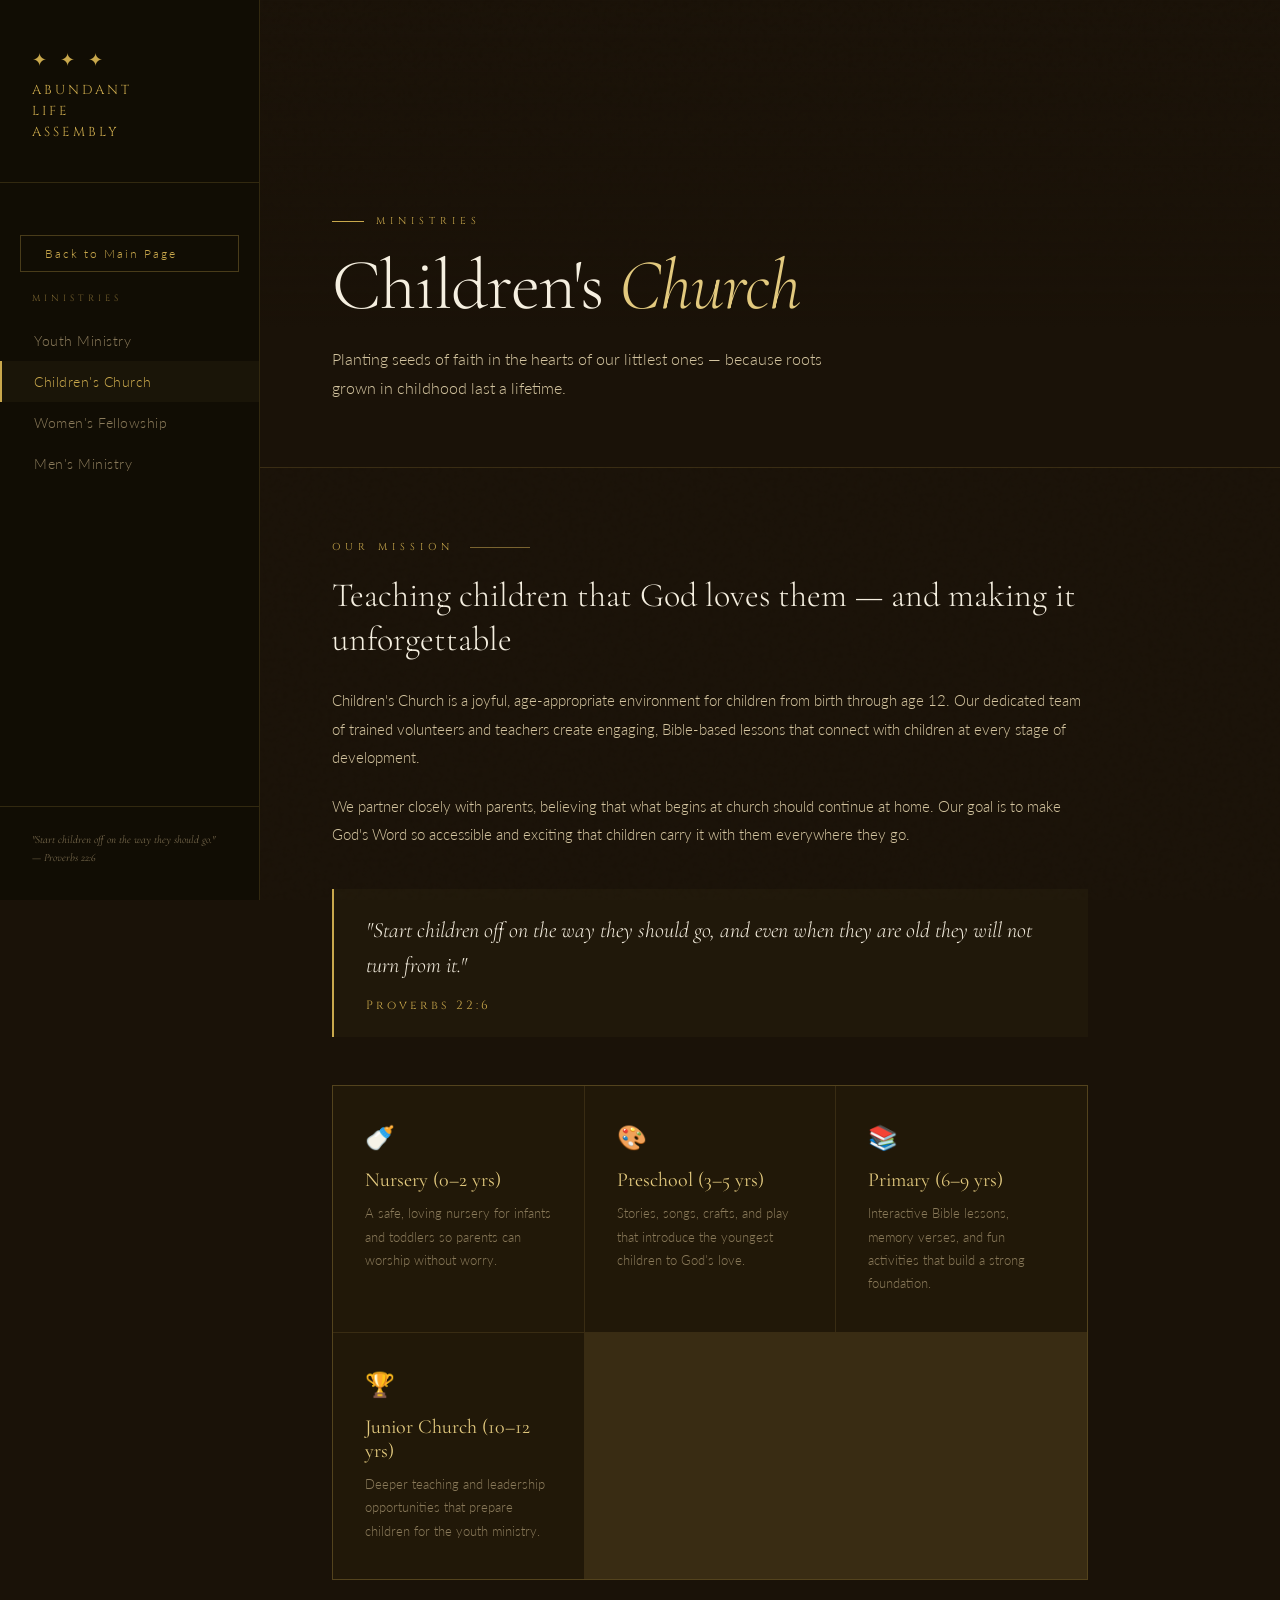
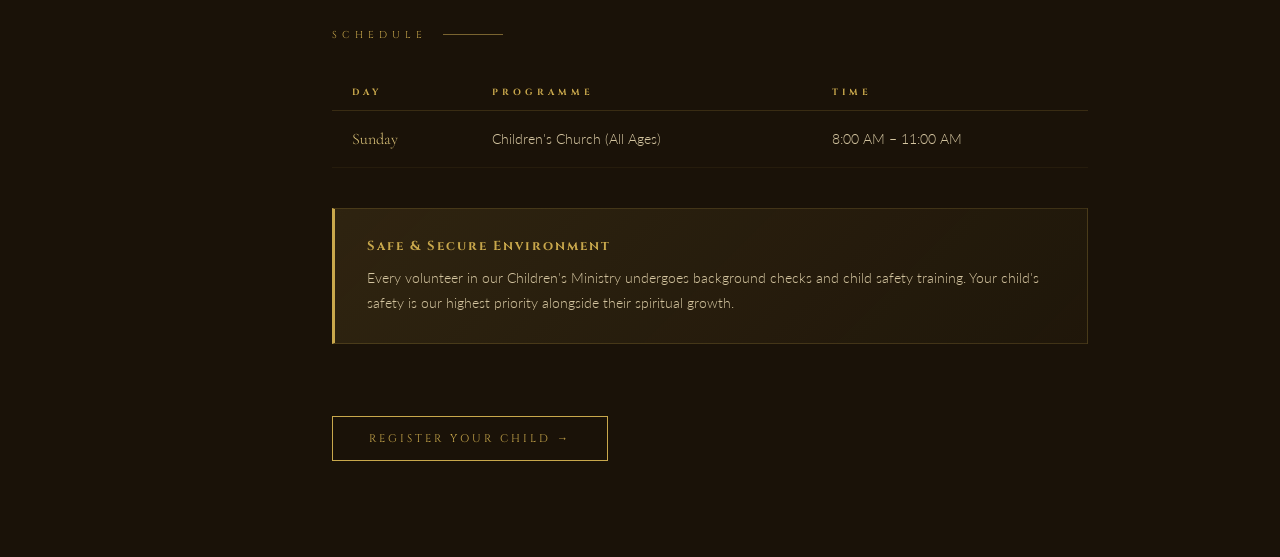
<file: children.html>
<!DOCTYPE html>
<html lang="en">
<head>
<meta charset="UTF-8">
<meta name="viewport" content="width=device-width, initial-scale=1.0">
<title>Children's Church – Grace Community Church</title>
<link rel="stylesheet" href="./css/styles.css">
</head>
<body>
<nav>
  <div class="nav-logo">
    <span class="cross">✦ ✦ ✦</span>
    <h2>Abundant<br>Life<br>Assembly</h2>
  </div>
    <a href="../index.html" class="back-btn">Back to Main Page</a>
  <div class="nav-section-label">Ministries</div>
  <a href="youth.html">Youth Ministry</a>
  <a href="children.html" class="active">Children's Church</a>
  <a href="women.html">Women's Fellowship</a>
  <a href="men.html">Men's Ministry</a>
  <div class="nav-bottom">
    <p>"Start children off on the way they should go."<br>— Proverbs 22:6</p>
  </div>
</nav>

<main>
  <div class="hero">
    <div class="hero-bg" style="background-image: url('https://images.unsplash.com/photo-1503454537195-1dcabb73ffb9?w=1400');"></div>
    <div class="hero-gradient"></div>
    <div class="hero-content">
      <div class="hero-tag">Ministries</div>
      <h1>Children's <em>Church</em></h1>
      <p>Planting seeds of faith in the hearts of our littlest ones — because roots grown in childhood last a lifetime.</p>
    </div>
  </div>

  <div class="content-body">
    <div class="section-title">Our Mission</div>
    <h2>Teaching children that God loves them — and making it unforgettable</h2>
    <p>Children's Church is a joyful, age-appropriate environment for children from birth through age 12. Our dedicated team of trained volunteers and teachers create engaging, Bible-based lessons that connect with children at every stage of development.</p>
    <p>We partner closely with parents, believing that what begins at church should continue at home. Our goal is to make God's Word so accessible and exciting that children carry it with them everywhere they go.</p>

    <div class="scripture">
      <p>"Start children off on the way they should go, and even when they are old they will not turn from it."</p>
      <cite>Proverbs 22:6</cite>
    </div>

    <div class="card-grid">
      <div class="card"><span class="card-icon">🍼</span><h3>Nursery (0–2 yrs)</h3><p>A safe, loving nursery for infants and toddlers so parents can worship without worry.</p></div>
      <div class="card"><span class="card-icon">🎨</span><h3>Preschool (3–5 yrs)</h3><p>Stories, songs, crafts, and play that introduce the youngest children to God's love.</p></div>
      <div class="card"><span class="card-icon">📚</span><h3>Primary (6–9 yrs)</h3><p>Interactive Bible lessons, memory verses, and fun activities that build a strong foundation.</p></div>
      <div class="card"><span class="card-icon">🏆</span><h3>Junior Church (10–12 yrs)</h3><p>Deeper teaching and leadership opportunities that prepare children for the youth ministry.</p></div>
    </div>

    <div class="section-title">Schedule</div>
    <table class="schedule">
      <tr><th>Day</th><th>Programme</th><th>Time</th></tr>
      <tr><td>Sunday</td><td>Children's Church (All Ages)</td><td>8:00 AM – 11:00 AM</td></tr>
    </table>

    <div class="highlight-strip">
      <h3>Safe &amp; Secure Environment</h3>
      <p>Every volunteer in our Children's Ministry undergoes background checks and child safety training. Your child's safety is our highest priority alongside their spiritual growth.</p>
    </div>

    <a href="#" class="cta-btn">Register Your Child →</a>
  </div>
</main>
</body>
</html>
</file>
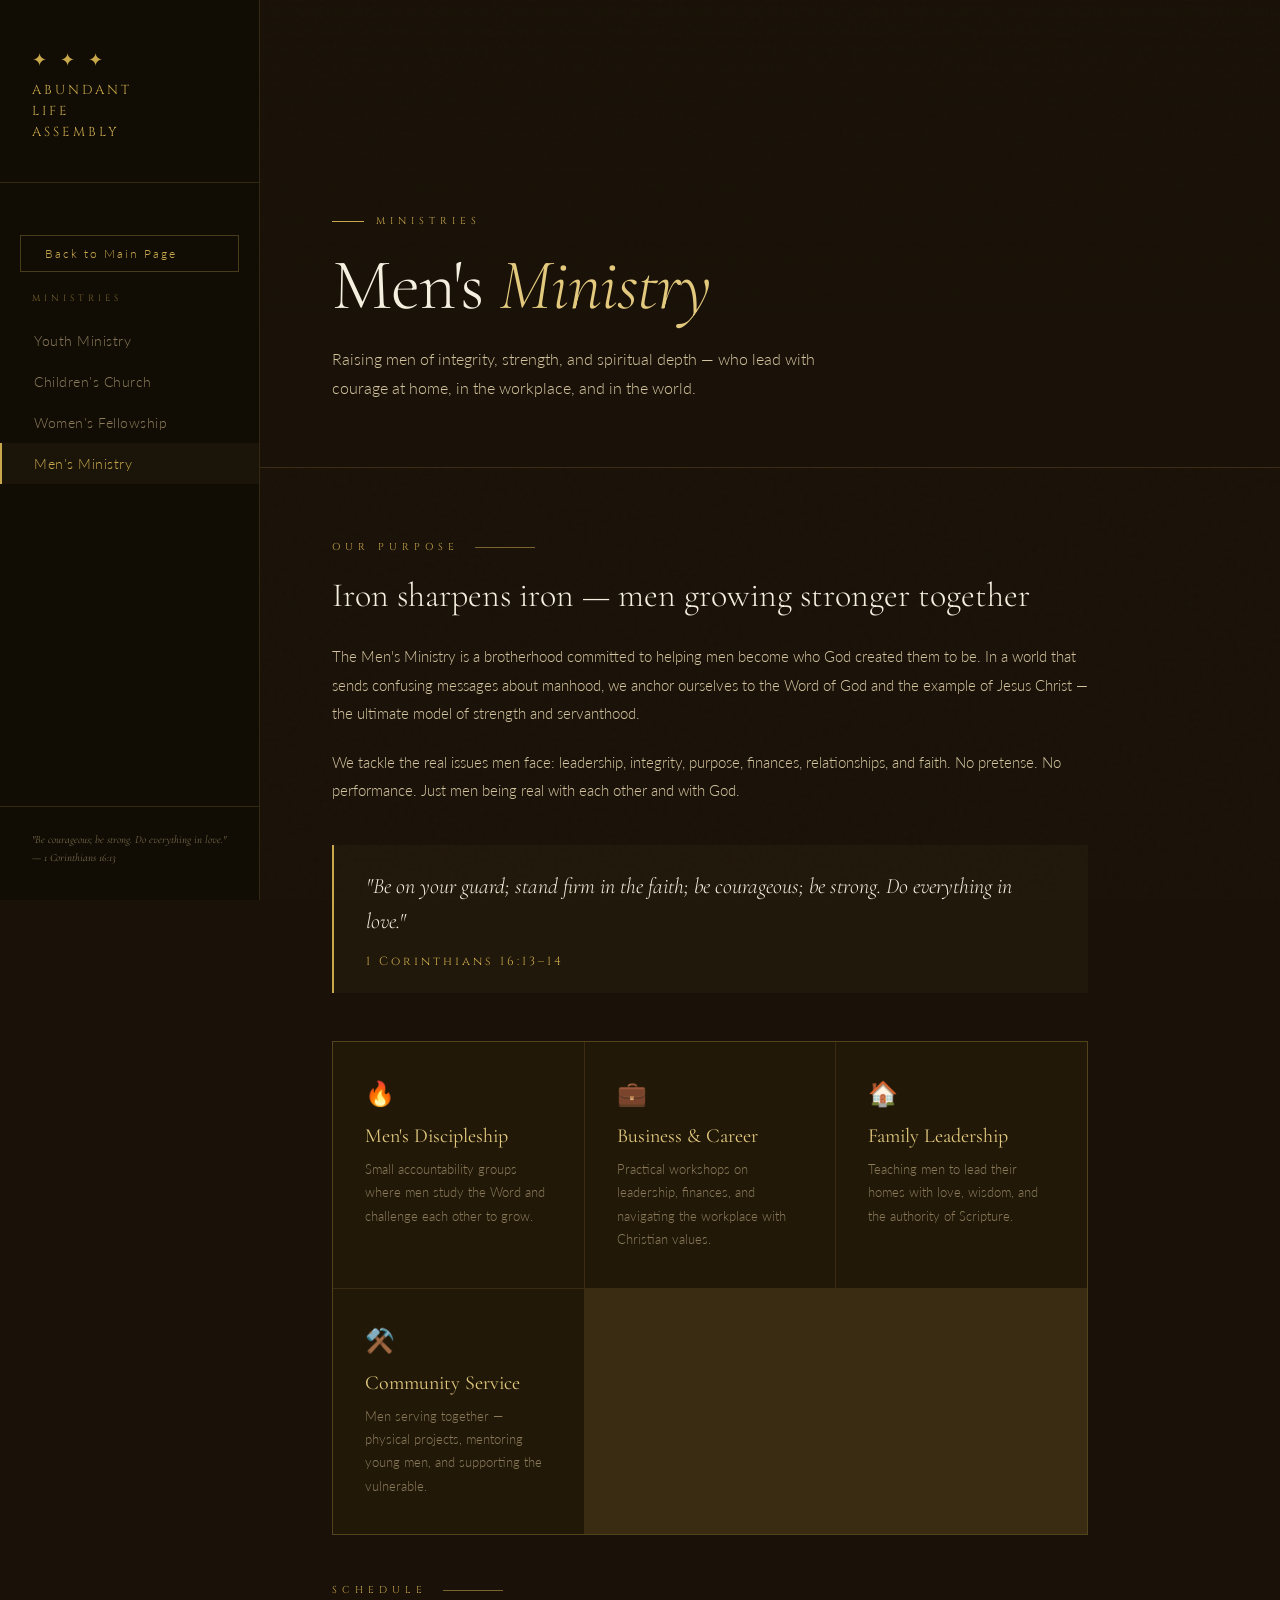
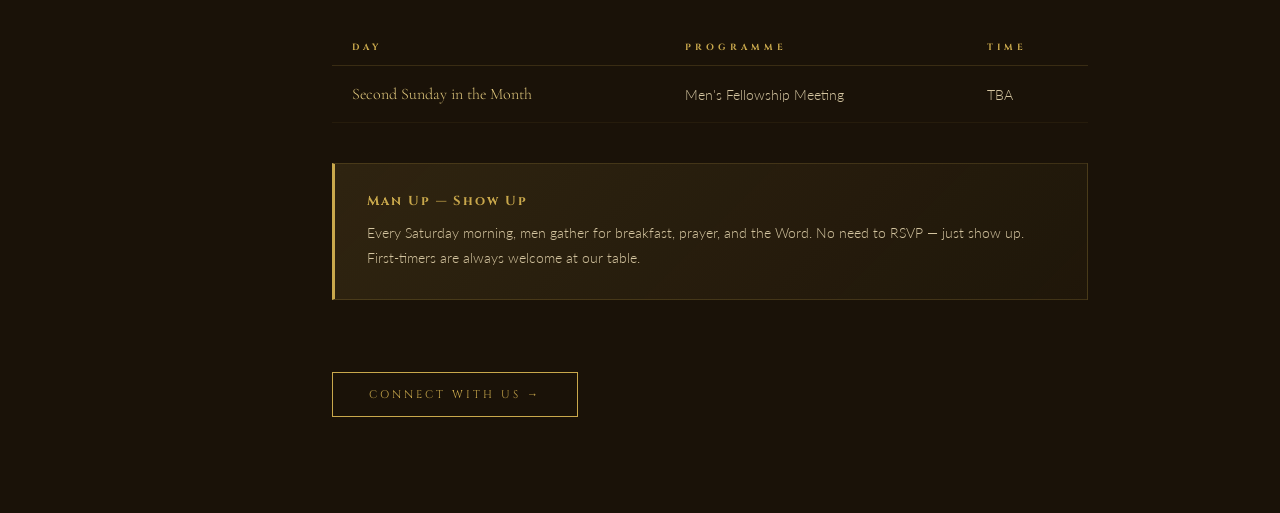
<file: men.html>
<!DOCTYPE html>
<html lang="en">
<head>
<meta charset="UTF-8">
<meta name="viewport" content="width=device-width, initial-scale=1.0">
<title>Men's Ministry – Abundant Life Assembly</title>
<link rel="stylesheet" href="./css/styles.css">
</head>
<body>
<nav>
  <div class="nav-logo">
    <span class="cross">✦ ✦ ✦</span>
    <h2>Abundant<br>Life<br>Assembly</h2>
  </div>
      <a href="index.html" class="back-btn">Back to Main Page</a>
  <div class="nav-section-label">Ministries</div>
  <a href="youth.html">Youth Ministry</a>
  <a href="children.html">Children's Church</a>
  <a href="women.html">Women's Fellowship</a>
  <a href="men.html" class="active">Men's Ministry</a>
  <div class="nav-bottom">
    <p>"Be courageous; be strong. Do everything in love."<br>— 1 Corinthians 16:13</p>
  </div>
</nav>
<main>
  <div class="hero">
    <div class="hero-bg" style="background-image: url('https://images.unsplash.com/photo-1511632765486-a01980e01a18?w=1400');"></div>
    <div class="hero-gradient"></div>
    <div class="hero-content">
      <div class="hero-tag">Ministries</div>
      <h1>Men's <em>Ministry</em></h1>
      <p>Raising men of integrity, strength, and spiritual depth — who lead with courage at home, in the workplace, and in the world.</p>
    </div>
  </div>

  <div class="content-body">
    <div class="section-title">Our Purpose</div>
    <h2>Iron sharpens iron — men growing stronger together</h2>
    <p>The Men's Ministry is a brotherhood committed to helping men become who God created them to be. In a world that sends confusing messages about manhood, we anchor ourselves to the Word of God and the example of Jesus Christ — the ultimate model of strength and servanthood.</p>
    <p>We tackle the real issues men face: leadership, integrity, purpose, finances, relationships, and faith. No pretense. No performance. Just men being real with each other and with God.</p>

    <div class="scripture">
      <p>"Be on your guard; stand firm in the faith; be courageous; be strong. Do everything in love."</p>
      <cite>1 Corinthians 16:13–14</cite>
    </div>

    <div class="card-grid">
      <div class="card"><span class="card-icon">🔥</span><h3>Men's Discipleship</h3><p>Small accountability groups where men study the Word and challenge each other to grow.</p></div>
      <div class="card"><span class="card-icon">💼</span><h3>Business &amp; Career</h3><p>Practical workshops on leadership, finances, and navigating the workplace with Christian values.</p></div>
      <div class="card"><span class="card-icon">🏠</span><h3>Family Leadership</h3><p>Teaching men to lead their homes with love, wisdom, and the authority of Scripture.</p></div>
      <div class="card"><span class="card-icon">⚒️</span><h3>Community Service</h3><p>Men serving together — physical projects, mentoring young men, and supporting the vulnerable.</p></div>
    </div>

    <div class="section-title">Schedule</div>
    <table class="schedule">
      <tr><th>Day</th><th>Programme</th><th>Time</th></tr>
      <tr><td>Second Sunday in the Month</td><td>Men's Fellowship Meeting</td><td>TBA</td></tr>
    </table>

    <div class="highlight-strip">
      <h3>Man Up — Show Up</h3>
      <p>Every Saturday morning, men gather for breakfast, prayer, and the Word. No need to RSVP — just show up. First-timers are always welcome at our table.</p>
    </div>

    <a href="#" class="cta-btn">Connect With Us →</a>
  </div>
</main>
</body>
</html>
</file>
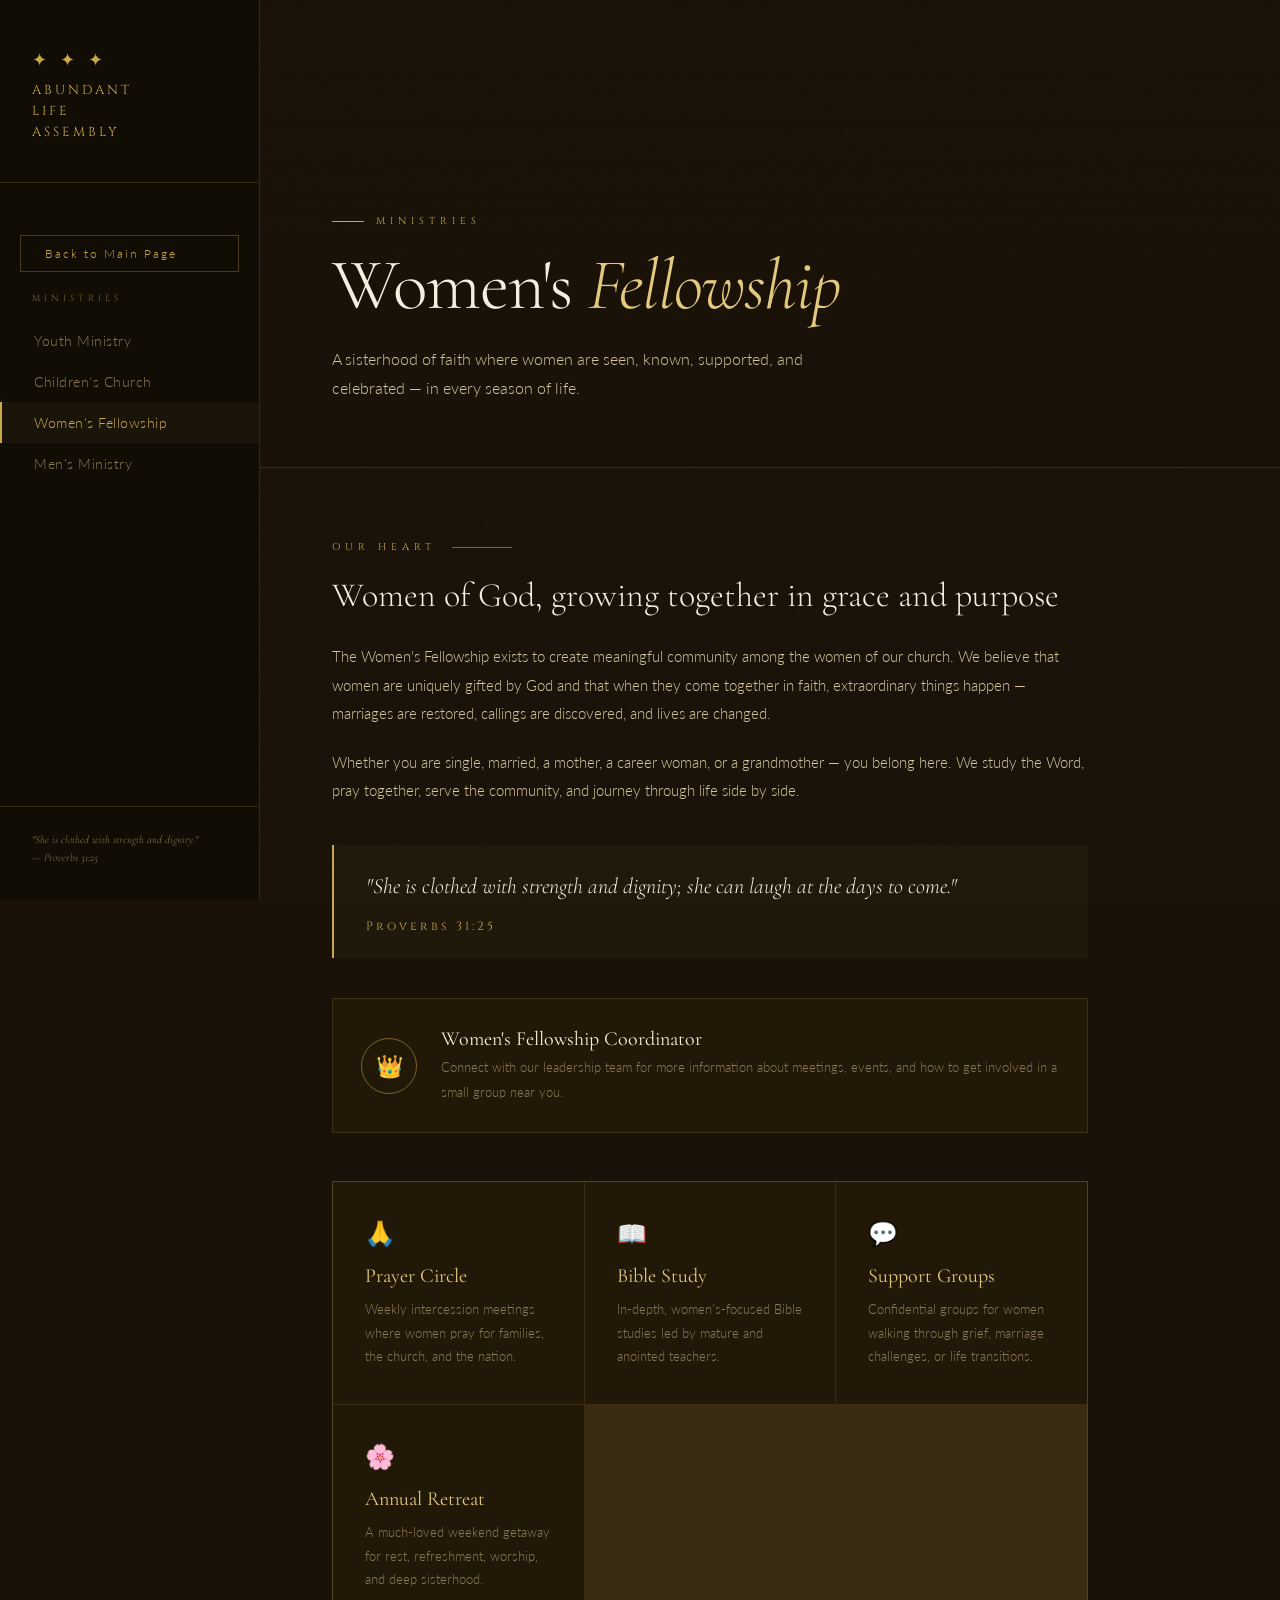
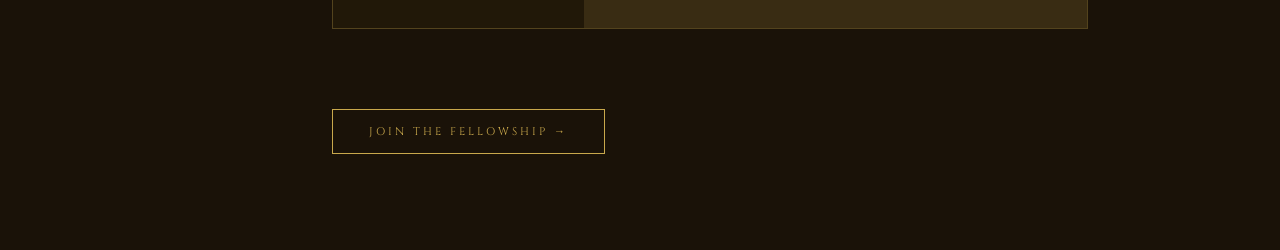
<file: women.html>
<!DOCTYPE html>
<html lang="en">
<head>
<meta charset="UTF-8">
<meta name="viewport" content="width=device-width, initial-scale=1.0">
<title>Women's Fellowship – Abundant Life Assembly</title>
<link rel="stylesheet" href="./css/styles.css">
</head>
<body>
<nav>
  <div class="nav-logo">
    <span class="cross">✦ ✦ ✦</span>
     <h2>Abundant<br>Life<br>Assembly</h2>
  </div>
      <a href="index.html" class="back-btn">Back to Main Page</a>
  <div class="nav-section-label">Ministries</div>
  <a href="youth.html">Youth Ministry</a>
  <a href="children.html">Children's Church</a>
  <a href="women.html" class="active">Women's Fellowship</a>
  <a href="men.html">Men's Ministry</a>
  <div class="nav-bottom">
    <p>"She is clothed with strength and dignity."<br>— Proverbs 31:25</p>
  </div>
</nav>

<main>
  <div class="hero">
    <div class="hero-bg" style="background-image: url('https://images.unsplash.com/photo-1573496359142-b8d87734a5a2?w=1400'); background-position: top;"></div>
    <div class="hero-gradient"></div>
    <div class="hero-content">
      <div class="hero-tag">Ministries</div>
      <h1>Women's <em>Fellowship</em></h1>
      <p>A sisterhood of faith where women are seen, known, supported, and celebrated — in every season of life.</p>
    </div>
  </div>

  <div class="content-body">
    <div class="section-title">Our Heart</div>
    <h2>Women of God, growing together in grace and purpose</h2>
    <p>The Women's Fellowship exists to create meaningful community among the women of our church. We believe that women are uniquely gifted by God and that when they come together in faith, extraordinary things happen — marriages are restored, callings are discovered, and lives are changed.</p>
    <p>Whether you are single, married, a mother, a career woman, or a grandmother — you belong here. We study the Word, pray together, serve the community, and journey through life side by side.</p>

    <div class="scripture">
      <p>"She is clothed with strength and dignity; she can laugh at the days to come."</p>
      <cite>Proverbs 31:25</cite>
    </div>

    <div class="leader-card">
      <div class="leader-icon">👑</div>
      <div>
        <h4>Women's Fellowship Coordinator</h4>
        <p>Connect with our leadership team for more information about meetings, events, and how to get involved in a small group near you.</p>
      </div>
    </div>

    <div class="card-grid">
      <div class="card"><span class="card-icon">🙏</span><h3>Prayer Circle</h3><p>Weekly intercession meetings where women pray for families, the church, and the nation.</p></div>
      <div class="card"><span class="card-icon">📖</span><h3>Bible Study</h3><p>In-depth, women's-focused Bible studies led by mature and anointed teachers.</p></div>
      <div class="card"><span class="card-icon">💬</span><h3>Support Groups</h3><p>Confidential groups for women walking through grief, marriage challenges, or life transitions.</p></div>
      <div class="card"><span class="card-icon">🌸</span><h3>Annual Retreat</h3><p>A much-loved weekend getaway for rest, refreshment, worship, and deep sisterhood.</p></div>
    </div>

    <!-- <div class="section-title">Schedule</div>
    <table class="schedule">
      <tr><th>Day</th><th>Programme</th><th>Time</th></tr>
      <tr><td>Tuesday</td><td>Morning Prayer Meeting</td><td>6:00 AM – 7:30 AM</td></tr>
      <tr><td>Thursday</td><td>Bible Study &amp; Fellowship</td><td>5:00 PM – 7:00 PM</td></tr>
      <tr><td>1st Saturday</td><td>Women's General Meeting</td><td>9:00 AM – 12:00 PM</td></tr>
    </table> -->

    <a href="#" class="cta-btn">Join the Fellowship →</a>
  </div>
</main>
</body>
</html>
</file>
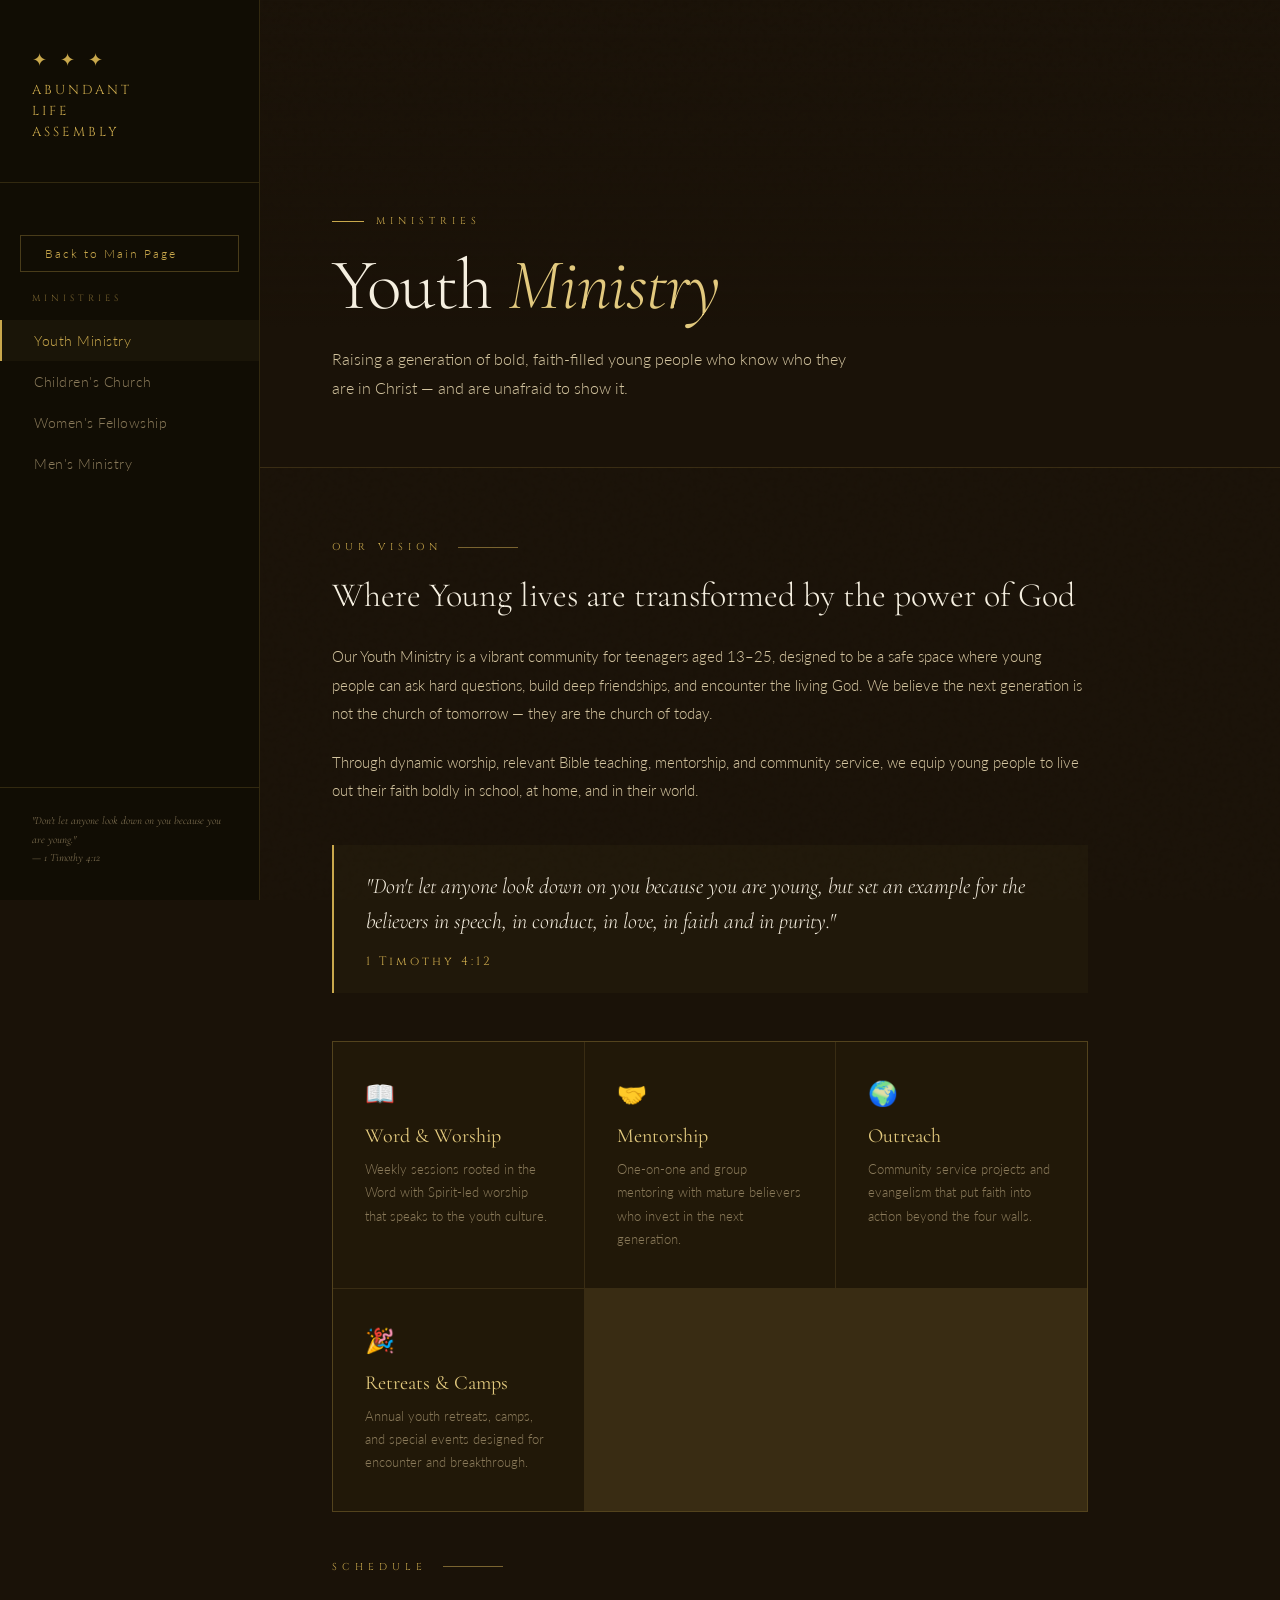
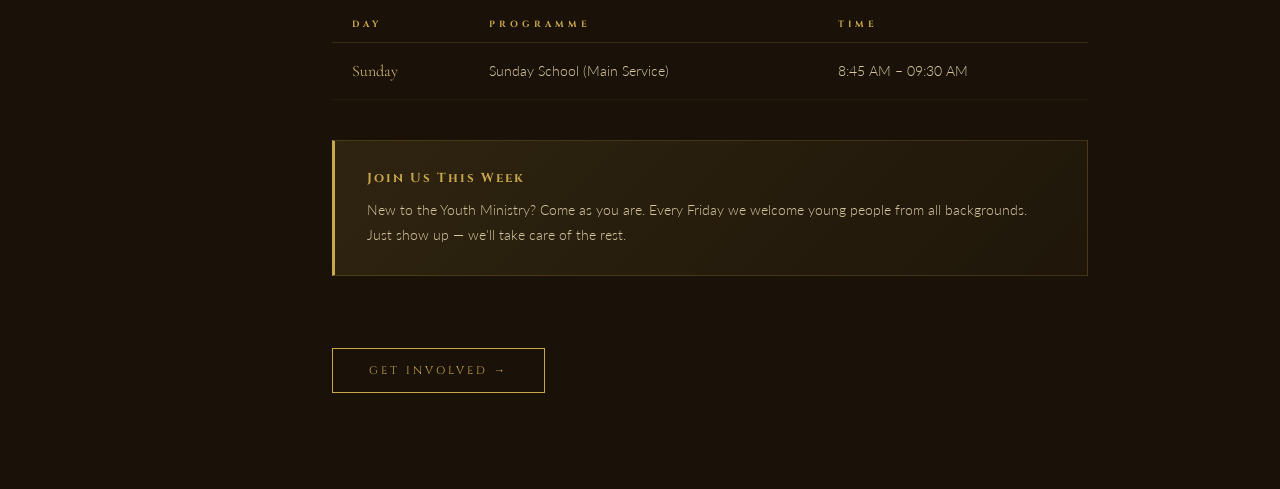
<file: youth.html>
<!DOCTYPE html>
<html lang="en">
<head>
<meta charset="UTF-8">
<meta name="viewport" content="width=device-width, initial-scale=1.0">
<title>Youth Ministry – Abundant Life Assembly</title>
<link rel="stylesheet" href="./css/styles.css">
</head>
<body>
<nav>
  <div class="nav-logo">
    <span class="cross">✦ ✦ ✦</span>
    <h2>Abundant<br>Life<br>Assembly</h2>
  </div>
      <a href="index.html" class="back-btn">Back to Main Page</a>
  <div class="nav-section-label">Ministries</div>
  <a href="youth.html" class="active">Youth Ministry</a>
  <a href="children.html">Children's Church</a>
  <a href="women.html">Women's Fellowship</a>
  <a href="men.html">Men's Ministry</a>
  <div class="nav-bottom">
    <p>"Don't let anyone look down on you because you are young."<br>— 1 Timothy 4:12</p>
  </div>
</nav>

<main>
  <div class="hero">
    <div class="hero-bg" style="background-image: url('https://images.unsplash.com/photo-1529156069898-49953e39b3ac?w=1400');"></div>
    <div class="hero-gradient"></div>
    <div class="hero-content">
      <div class="hero-tag">Ministries</div>
      <h1>Youth <em>Ministry</em></h1>
      <p>Raising a generation of bold, faith-filled young people who know who they are in Christ — and are unafraid to show it.</p>
    </div>
  </div>

  <div class="content-body">
    <div class="section-title">Our Vision</div>
    <h2>Where Young lives are transformed by the power of God</h2>
    <p>Our Youth Ministry is a vibrant community for teenagers aged 13–25, designed to be a safe space where young people can ask hard questions, build deep friendships, and encounter the living God. We believe the next generation is not the church of tomorrow — they are the church of today.</p>
    <p>Through dynamic worship, relevant Bible teaching, mentorship, and community service, we equip young people to live out their faith boldly in school, at home, and in their world.</p>

    <div class="scripture">
      <p>"Don't let anyone look down on you because you are young, but set an example for the believers in speech, in conduct, in love, in faith and in purity."</p>
      <cite>1 Timothy 4:12</cite>
    </div>

    <div class="card-grid">
      <div class="card"><span class="card-icon">📖</span><h3>Word &amp; Worship</h3><p>Weekly sessions rooted in the Word with Spirit-led worship that speaks to the youth culture.</p></div>
      <div class="card"><span class="card-icon">🤝</span><h3>Mentorship</h3><p>One-on-one and group mentoring with mature believers who invest in the next generation.</p></div>
      <div class="card"><span class="card-icon">🌍</span><h3>Outreach</h3><p>Community service projects and evangelism that put faith into action beyond the four walls.</p></div>
      <div class="card"><span class="card-icon">🎉</span><h3>Retreats &amp; Camps</h3><p>Annual youth retreats, camps, and special events designed for encounter and breakthrough.</p></div>
    </div>

    <div class="section-title">Schedule</div>
    <table class="schedule">
      <tr><th>Day</th><th>Programme</th><th>Time</th></tr>
      <tr><td>Sunday</td><td>Sunday School (Main Service)</td><td>8:45 AM – 09:30 AM</td></tr>
    </table>

    <div class="highlight-strip">
      <h3>Join Us This Week</h3>
      <p>New to the Youth Ministry? Come as you are. Every Friday we welcome young people from all backgrounds. Just show up — we'll take care of the rest.</p>
    </div>

    <a href="#" class="cta-btn">Get Involved →</a>
  </div>
</main>
</body>
</html>
</file>
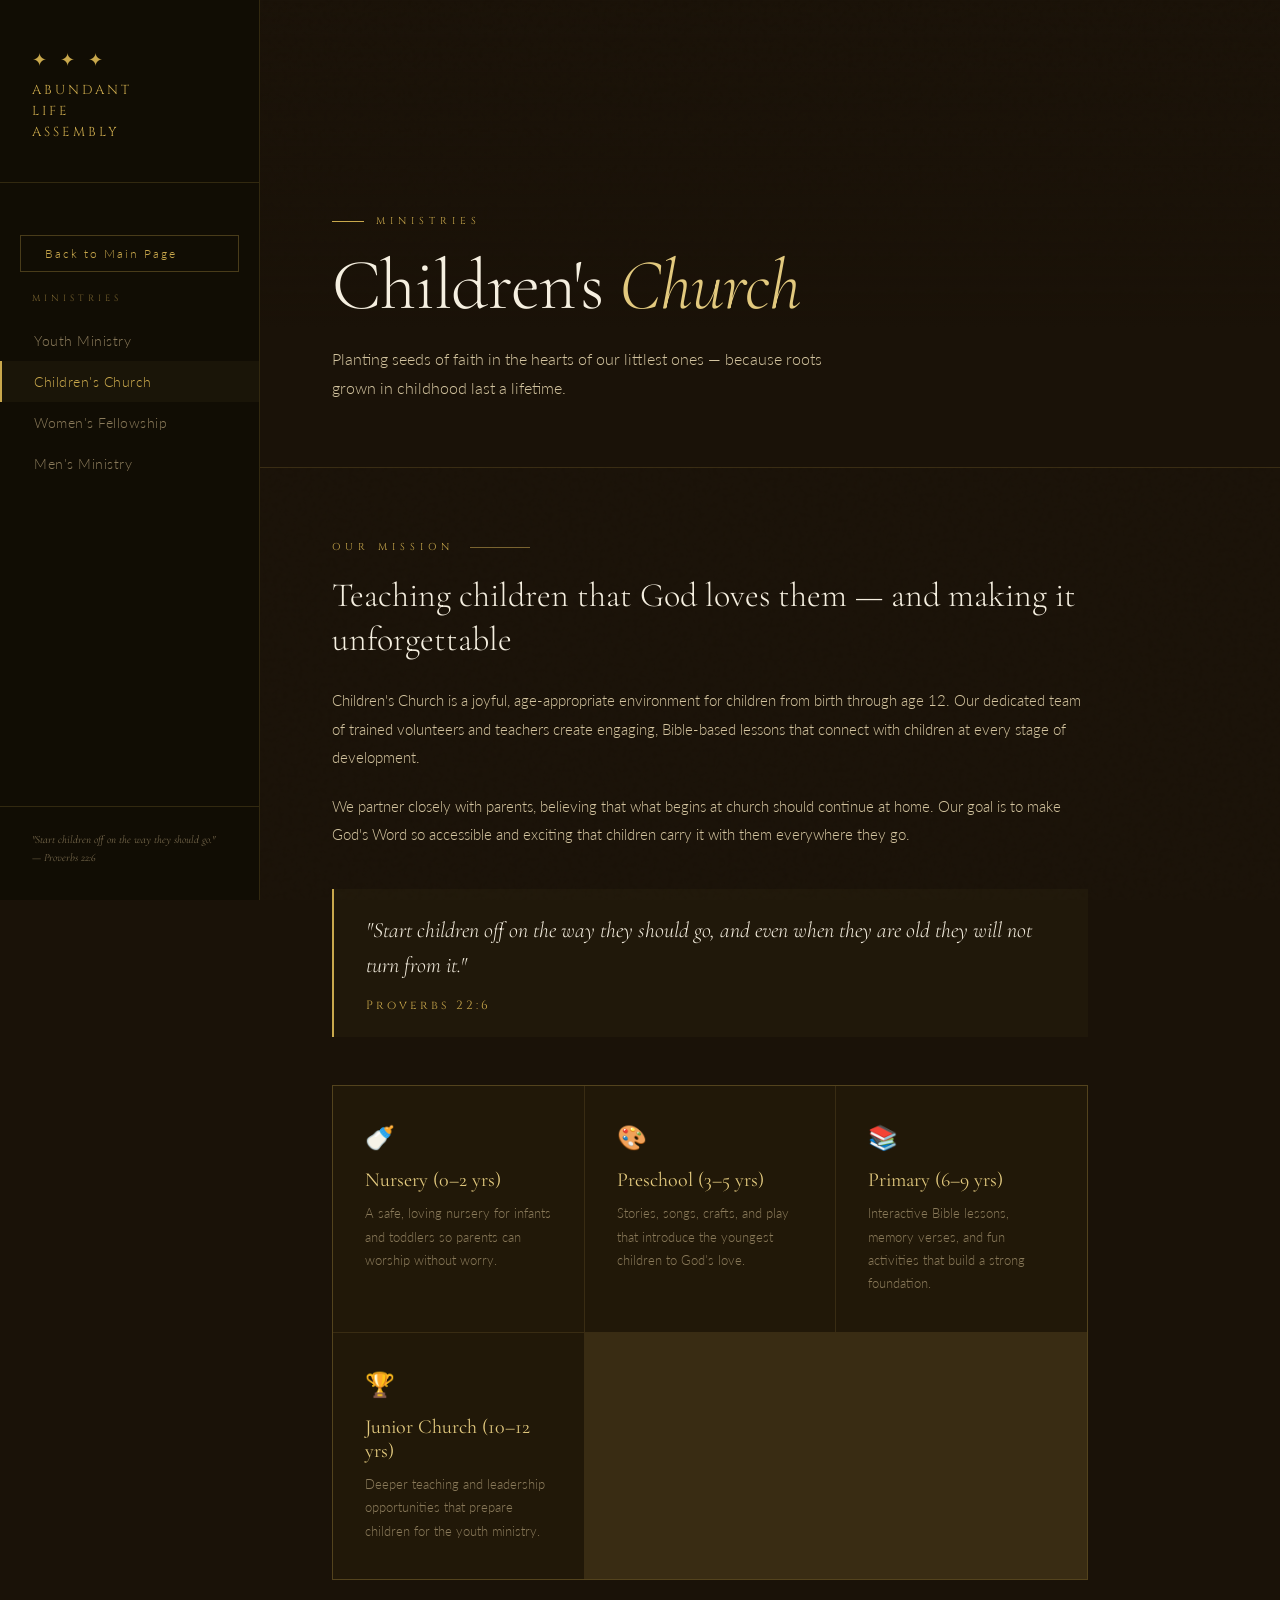
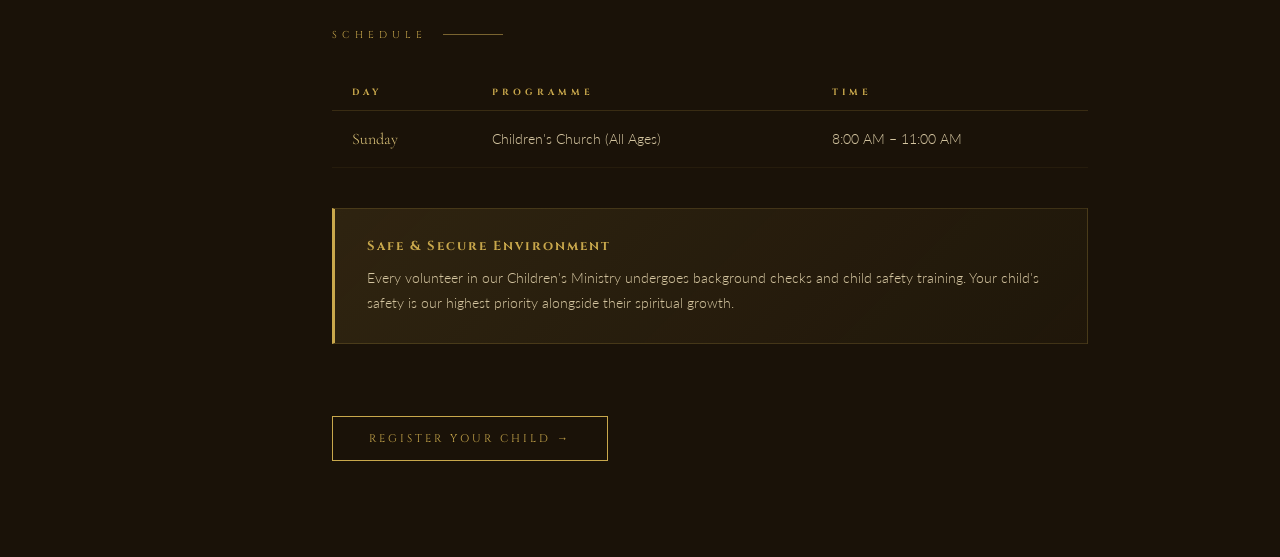
<file: HTML/children.html>
<!DOCTYPE html>
<html lang="en">
<head>
<meta charset="UTF-8">
<meta name="viewport" content="width=device-width, initial-scale=1.0">
<title>Children's Church – Grace Community Church</title>
<link rel="stylesheet" href="../css/styles.css">
</head>
<body>
<nav>
  <div class="nav-logo">
    <span class="cross">✦ ✦ ✦</span>
    <h2>Abundant<br>Life<br>Assembly</h2>
  </div>
    <a href="../index.html" class="back-btn">Back to Main Page</a>
  <div class="nav-section-label">Ministries</div>
  <a href="youth.html">Youth Ministry</a>
  <a href="children.html" class="active">Children's Church</a>
  <a href="women.html">Women's Fellowship</a>
  <a href="men.html">Men's Ministry</a>
  <div class="nav-bottom">
    <p>"Start children off on the way they should go."<br>— Proverbs 22:6</p>
  </div>
</nav>

<main>
  <div class="hero">
    <div class="hero-bg" style="background-image: url('https://images.unsplash.com/photo-1503454537195-1dcabb73ffb9?w=1400');"></div>
    <div class="hero-gradient"></div>
    <div class="hero-content">
      <div class="hero-tag">Ministries</div>
      <h1>Children's <em>Church</em></h1>
      <p>Planting seeds of faith in the hearts of our littlest ones — because roots grown in childhood last a lifetime.</p>
    </div>
  </div>

  <div class="content-body">
    <div class="section-title">Our Mission</div>
    <h2>Teaching children that God loves them — and making it unforgettable</h2>
    <p>Children's Church is a joyful, age-appropriate environment for children from birth through age 12. Our dedicated team of trained volunteers and teachers create engaging, Bible-based lessons that connect with children at every stage of development.</p>
    <p>We partner closely with parents, believing that what begins at church should continue at home. Our goal is to make God's Word so accessible and exciting that children carry it with them everywhere they go.</p>

    <div class="scripture">
      <p>"Start children off on the way they should go, and even when they are old they will not turn from it."</p>
      <cite>Proverbs 22:6</cite>
    </div>

    <div class="card-grid">
      <div class="card"><span class="card-icon">🍼</span><h3>Nursery (0–2 yrs)</h3><p>A safe, loving nursery for infants and toddlers so parents can worship without worry.</p></div>
      <div class="card"><span class="card-icon">🎨</span><h3>Preschool (3–5 yrs)</h3><p>Stories, songs, crafts, and play that introduce the youngest children to God's love.</p></div>
      <div class="card"><span class="card-icon">📚</span><h3>Primary (6–9 yrs)</h3><p>Interactive Bible lessons, memory verses, and fun activities that build a strong foundation.</p></div>
      <div class="card"><span class="card-icon">🏆</span><h3>Junior Church (10–12 yrs)</h3><p>Deeper teaching and leadership opportunities that prepare children for the youth ministry.</p></div>
    </div>

    <div class="section-title">Schedule</div>
    <table class="schedule">
      <tr><th>Day</th><th>Programme</th><th>Time</th></tr>
      <tr><td>Sunday</td><td>Children's Church (All Ages)</td><td>8:00 AM – 11:00 AM</td></tr>
    </table>

    <div class="highlight-strip">
      <h3>Safe &amp; Secure Environment</h3>
      <p>Every volunteer in our Children's Ministry undergoes background checks and child safety training. Your child's safety is our highest priority alongside their spiritual growth.</p>
    </div>

    <a href="#" class="cta-btn">Register Your Child →</a>
  </div>
</main>
</body>
</html>
</file>
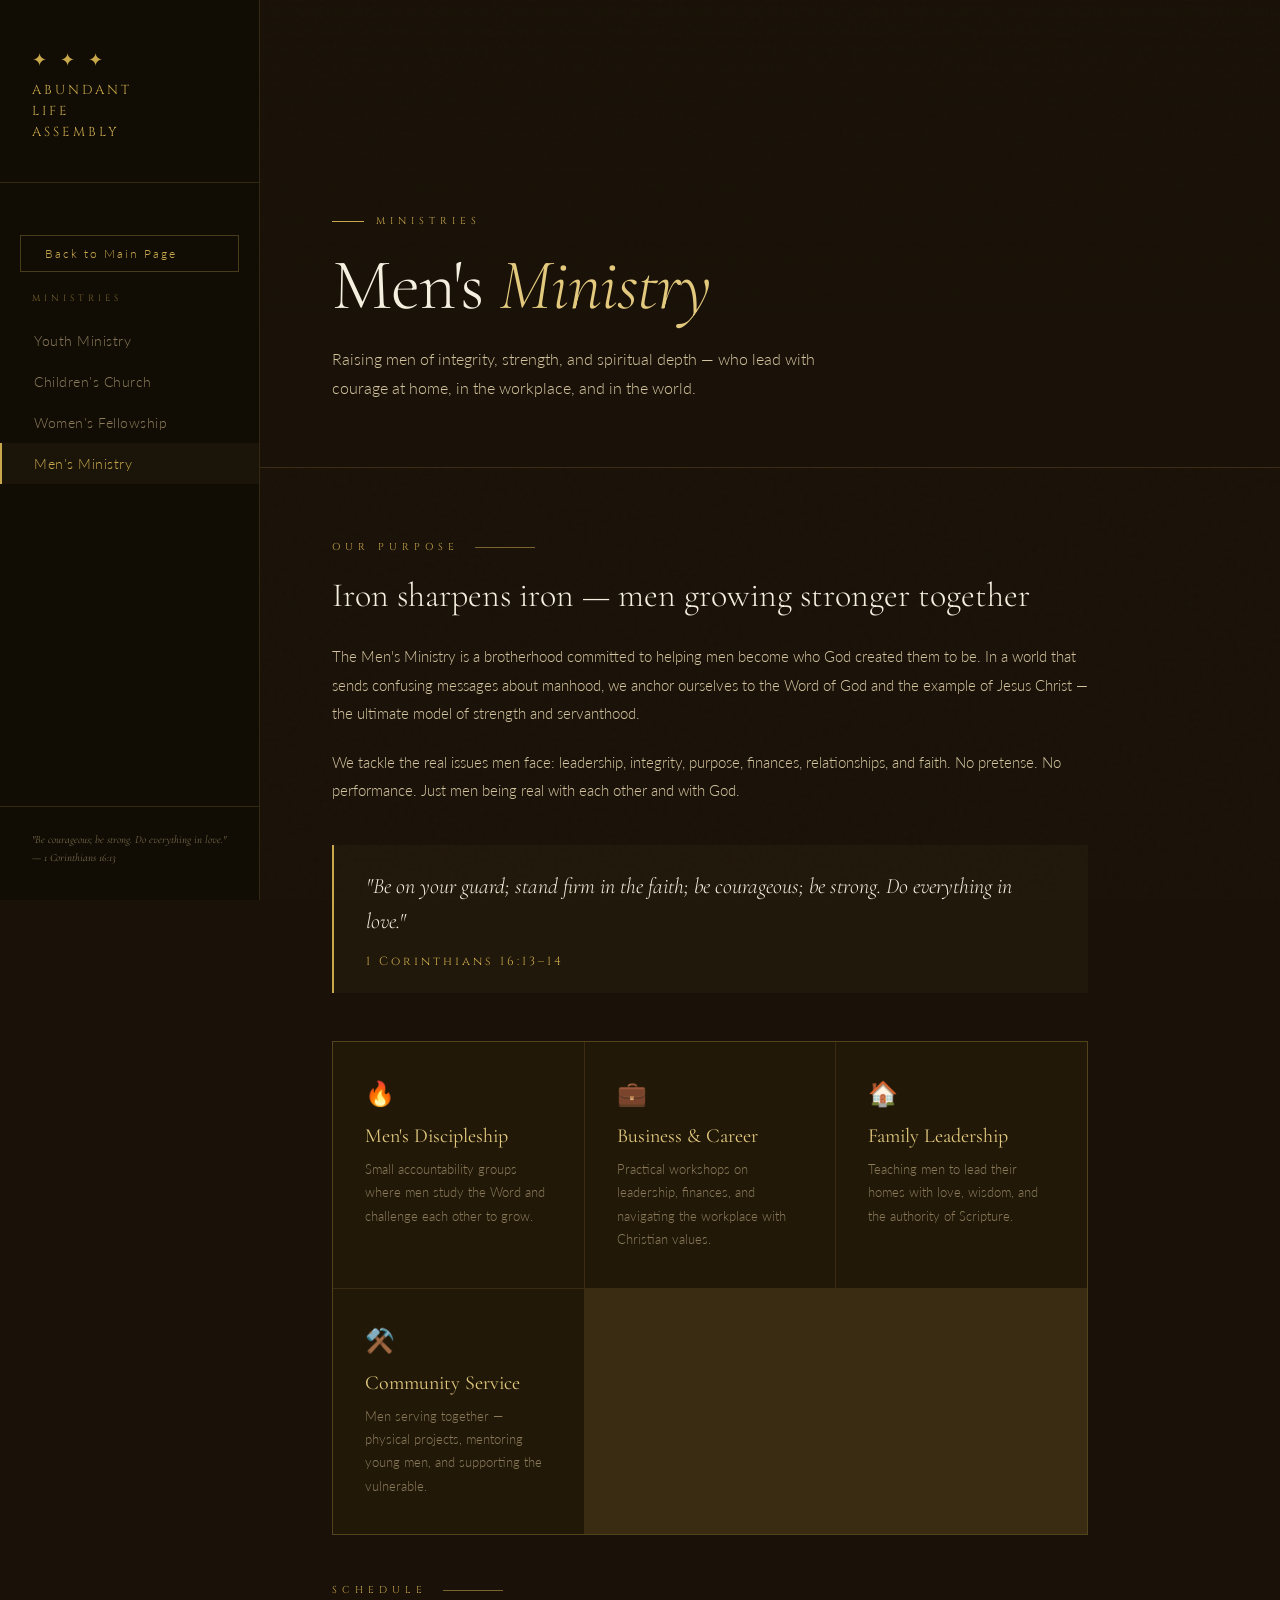
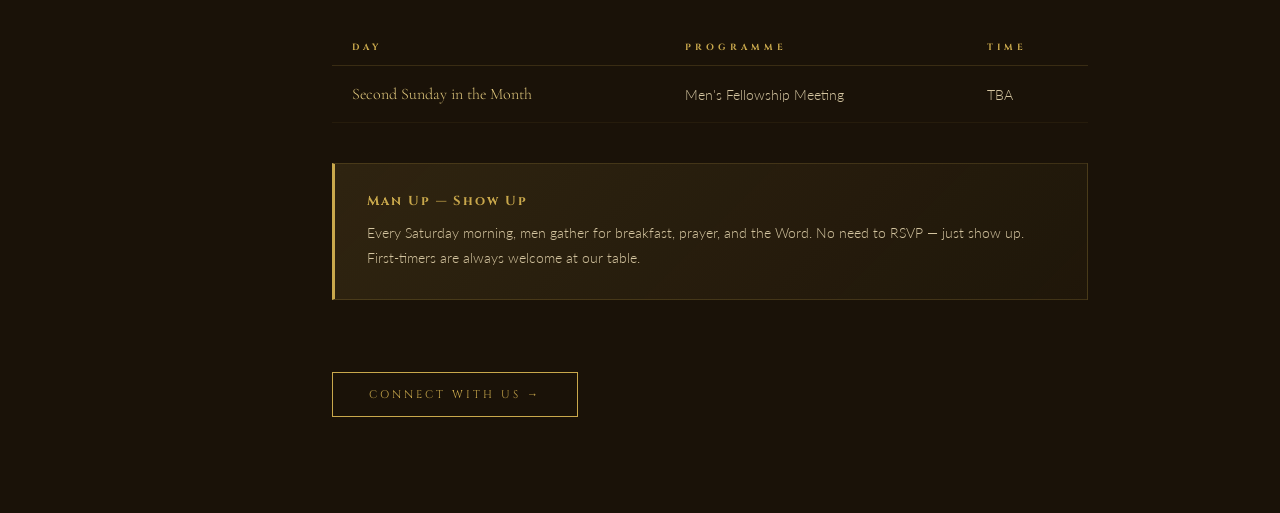
<file: HTML/men.html>
<!DOCTYPE html>
<html lang="en">
<head>
<meta charset="UTF-8">
<meta name="viewport" content="width=device-width, initial-scale=1.0">
<title>Men's Ministry – Abundant Life Assembly</title>
<link rel="stylesheet" href="../css/styles.css">
</head>
<body>
<nav>
  <div class="nav-logo">
    <span class="cross">✦ ✦ ✦</span>
    <h2>Abundant<br>Life<br>Assembly</h2>
  </div>
      <a href="../index.html#men" class="back-btn">Back to Main Page</a>
  <div class="nav-section-label">Ministries</div>
  <a href="youth.html">Youth Ministry</a>
  <a href="children.html">Children's Church</a>
  <a href="women.html">Women's Fellowship</a>
  <a href="men.html" class="active">Men's Ministry</a>
  <div class="nav-bottom">
    <p>"Be courageous; be strong. Do everything in love."<br>— 1 Corinthians 16:13</p>
  </div>
</nav>
<main>
  <div class="hero">
    <div class="hero-bg" style="background-image: url('https://images.unsplash.com/photo-1511632765486-a01980e01a18?w=1400');"></div>
    <div class="hero-gradient"></div>
    <div class="hero-content">
      <div class="hero-tag">Ministries</div>
      <h1>Men's <em>Ministry</em></h1>
      <p>Raising men of integrity, strength, and spiritual depth — who lead with courage at home, in the workplace, and in the world.</p>
    </div>
  </div>

  <div class="content-body">
    <div class="section-title">Our Purpose</div>
    <h2>Iron sharpens iron — men growing stronger together</h2>
    <p>The Men's Ministry is a brotherhood committed to helping men become who God created them to be. In a world that sends confusing messages about manhood, we anchor ourselves to the Word of God and the example of Jesus Christ — the ultimate model of strength and servanthood.</p>
    <p>We tackle the real issues men face: leadership, integrity, purpose, finances, relationships, and faith. No pretense. No performance. Just men being real with each other and with God.</p>

    <div class="scripture">
      <p>"Be on your guard; stand firm in the faith; be courageous; be strong. Do everything in love."</p>
      <cite>1 Corinthians 16:13–14</cite>
    </div>

    <div class="card-grid">
      <div class="card"><span class="card-icon">🔥</span><h3>Men's Discipleship</h3><p>Small accountability groups where men study the Word and challenge each other to grow.</p></div>
      <div class="card"><span class="card-icon">💼</span><h3>Business &amp; Career</h3><p>Practical workshops on leadership, finances, and navigating the workplace with Christian values.</p></div>
      <div class="card"><span class="card-icon">🏠</span><h3>Family Leadership</h3><p>Teaching men to lead their homes with love, wisdom, and the authority of Scripture.</p></div>
      <div class="card"><span class="card-icon">⚒️</span><h3>Community Service</h3><p>Men serving together — physical projects, mentoring young men, and supporting the vulnerable.</p></div>
    </div>

    <div class="section-title">Schedule</div>
    <table class="schedule">
      <tr><th>Day</th><th>Programme</th><th>Time</th></tr>
      <tr><td>Second Sunday in the Month</td><td>Men's Fellowship Meeting</td><td>TBA</td></tr>
    </table>

    <div class="highlight-strip">
      <h3>Man Up — Show Up</h3>
      <p>Every Saturday morning, men gather for breakfast, prayer, and the Word. No need to RSVP — just show up. First-timers are always welcome at our table.</p>
    </div>

    <a href="#" class="cta-btn">Connect With Us →</a>
  </div>
</main>
</body>
</html>
</file>
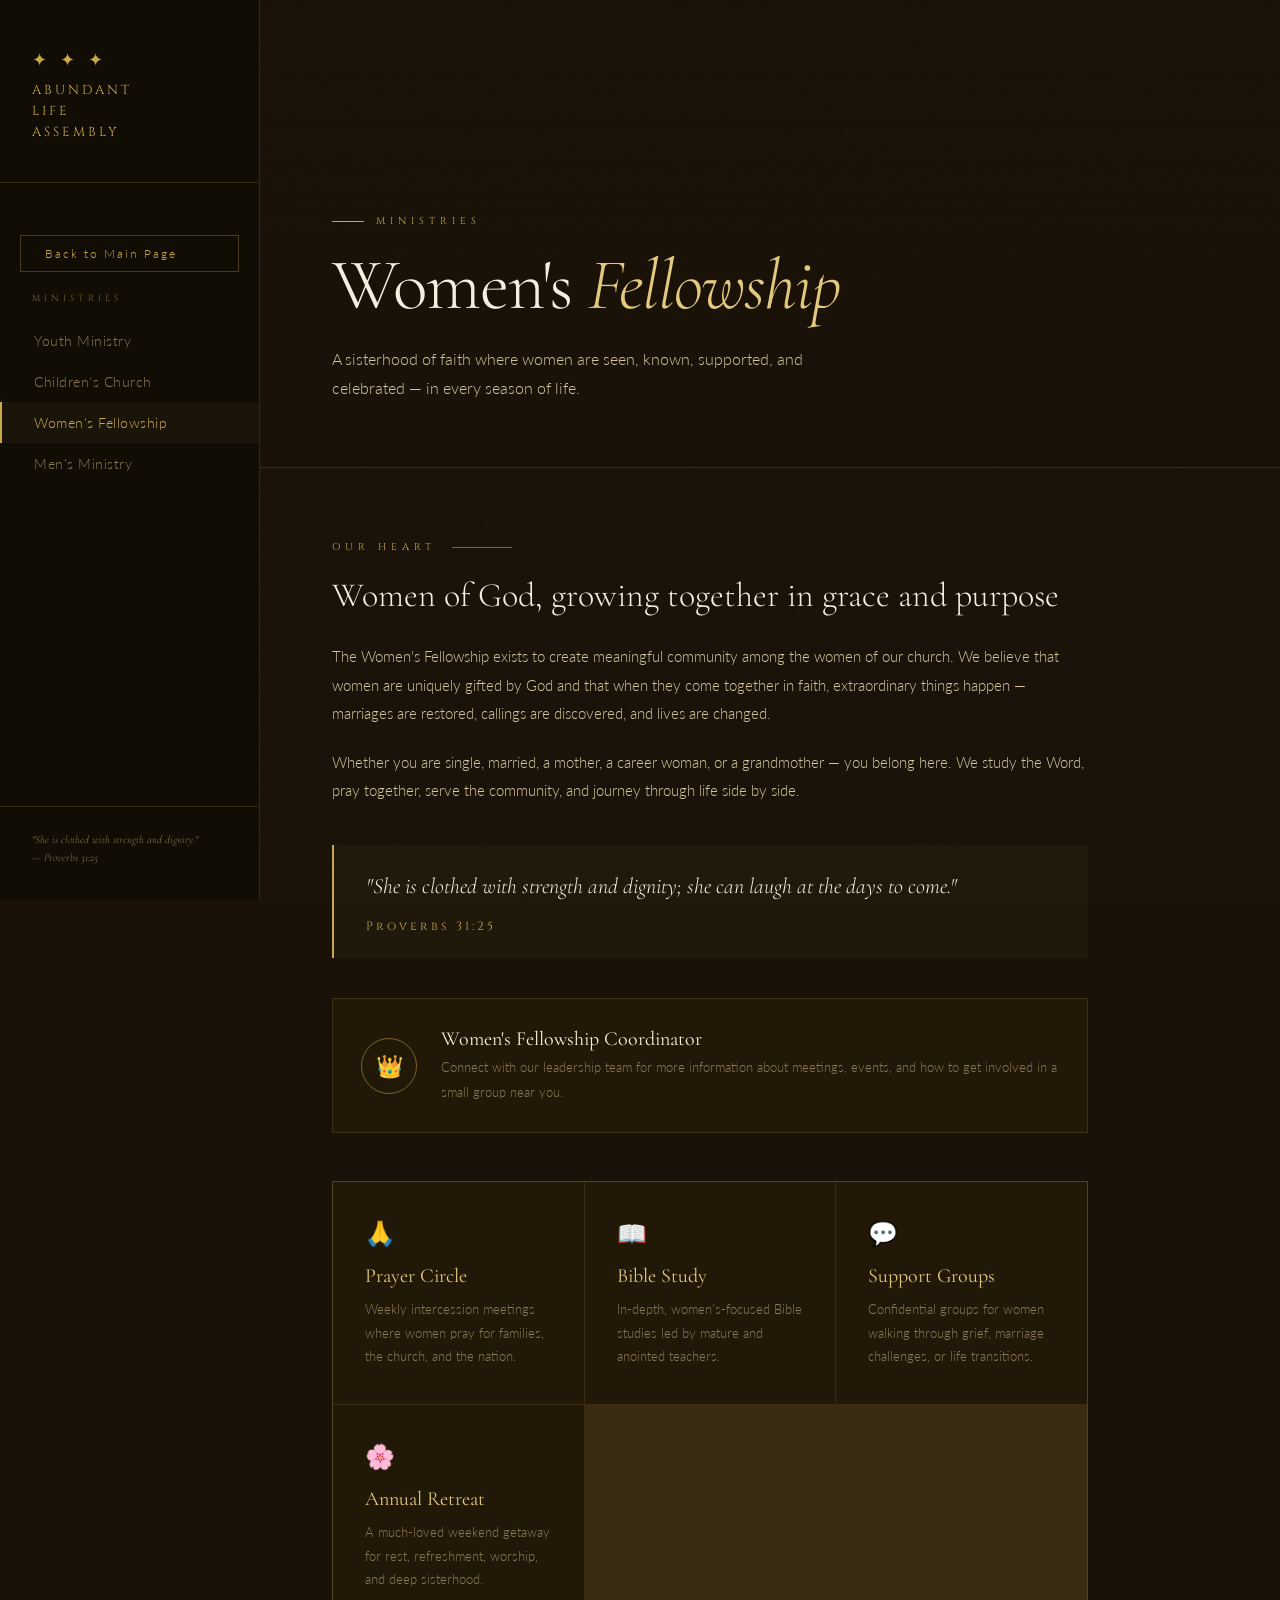
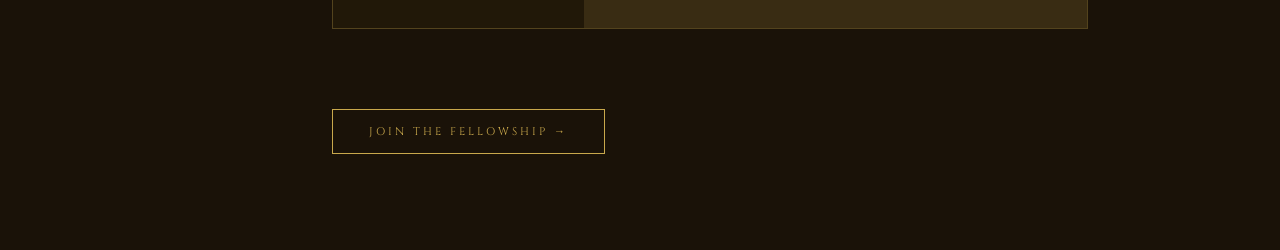
<file: HTML/women.html>
<!DOCTYPE html>
<html lang="en">
<head>
<meta charset="UTF-8">
<meta name="viewport" content="width=device-width, initial-scale=1.0">
<title>Women's Fellowship – Abundant Life Assembly</title>
<link rel="stylesheet" href="../css/styles.css">
</head>
<body>
<nav>
  <div class="nav-logo">
    <span class="cross">✦ ✦ ✦</span>
     <h2>Abundant<br>Life<br>Assembly</h2>
  </div>
      <a href="../index.html#women" class="back-btn">Back to Main Page</a>
  <div class="nav-section-label">Ministries</div>
  <a href="youth.html">Youth Ministry</a>
  <a href="children.html">Children's Church</a>
  <a href="women.html" class="active">Women's Fellowship</a>
  <a href="men.html">Men's Ministry</a>
  <div class="nav-bottom">
    <p>"She is clothed with strength and dignity."<br>— Proverbs 31:25</p>
  </div>
</nav>

<main>
  <div class="hero">
    <div class="hero-bg" style="background-image: url('https://images.unsplash.com/photo-1573496359142-b8d87734a5a2?w=1400'); background-position: top;"></div>
    <div class="hero-gradient"></div>
    <div class="hero-content">
      <div class="hero-tag">Ministries</div>
      <h1>Women's <em>Fellowship</em></h1>
      <p>A sisterhood of faith where women are seen, known, supported, and celebrated — in every season of life.</p>
    </div>
  </div>

  <div class="content-body">
    <div class="section-title">Our Heart</div>
    <h2>Women of God, growing together in grace and purpose</h2>
    <p>The Women's Fellowship exists to create meaningful community among the women of our church. We believe that women are uniquely gifted by God and that when they come together in faith, extraordinary things happen — marriages are restored, callings are discovered, and lives are changed.</p>
    <p>Whether you are single, married, a mother, a career woman, or a grandmother — you belong here. We study the Word, pray together, serve the community, and journey through life side by side.</p>

    <div class="scripture">
      <p>"She is clothed with strength and dignity; she can laugh at the days to come."</p>
      <cite>Proverbs 31:25</cite>
    </div>

    <div class="leader-card">
      <div class="leader-icon">👑</div>
      <div>
        <h4>Women's Fellowship Coordinator</h4>
        <p>Connect with our leadership team for more information about meetings, events, and how to get involved in a small group near you.</p>
      </div>
    </div>

    <div class="card-grid">
      <div class="card"><span class="card-icon">🙏</span><h3>Prayer Circle</h3><p>Weekly intercession meetings where women pray for families, the church, and the nation.</p></div>
      <div class="card"><span class="card-icon">📖</span><h3>Bible Study</h3><p>In-depth, women's-focused Bible studies led by mature and anointed teachers.</p></div>
      <div class="card"><span class="card-icon">💬</span><h3>Support Groups</h3><p>Confidential groups for women walking through grief, marriage challenges, or life transitions.</p></div>
      <div class="card"><span class="card-icon">🌸</span><h3>Annual Retreat</h3><p>A much-loved weekend getaway for rest, refreshment, worship, and deep sisterhood.</p></div>
    </div>

    <!-- <div class="section-title">Schedule</div>
    <table class="schedule">
      <tr><th>Day</th><th>Programme</th><th>Time</th></tr>
      <tr><td>Tuesday</td><td>Morning Prayer Meeting</td><td>6:00 AM – 7:30 AM</td></tr>
      <tr><td>Thursday</td><td>Bible Study &amp; Fellowship</td><td>5:00 PM – 7:00 PM</td></tr>
      <tr><td>1st Saturday</td><td>Women's General Meeting</td><td>9:00 AM – 12:00 PM</td></tr>
    </table> -->

    <a href="#" class="cta-btn">Join the Fellowship →</a>
  </div>
</main>
</body>
</html>
</file>
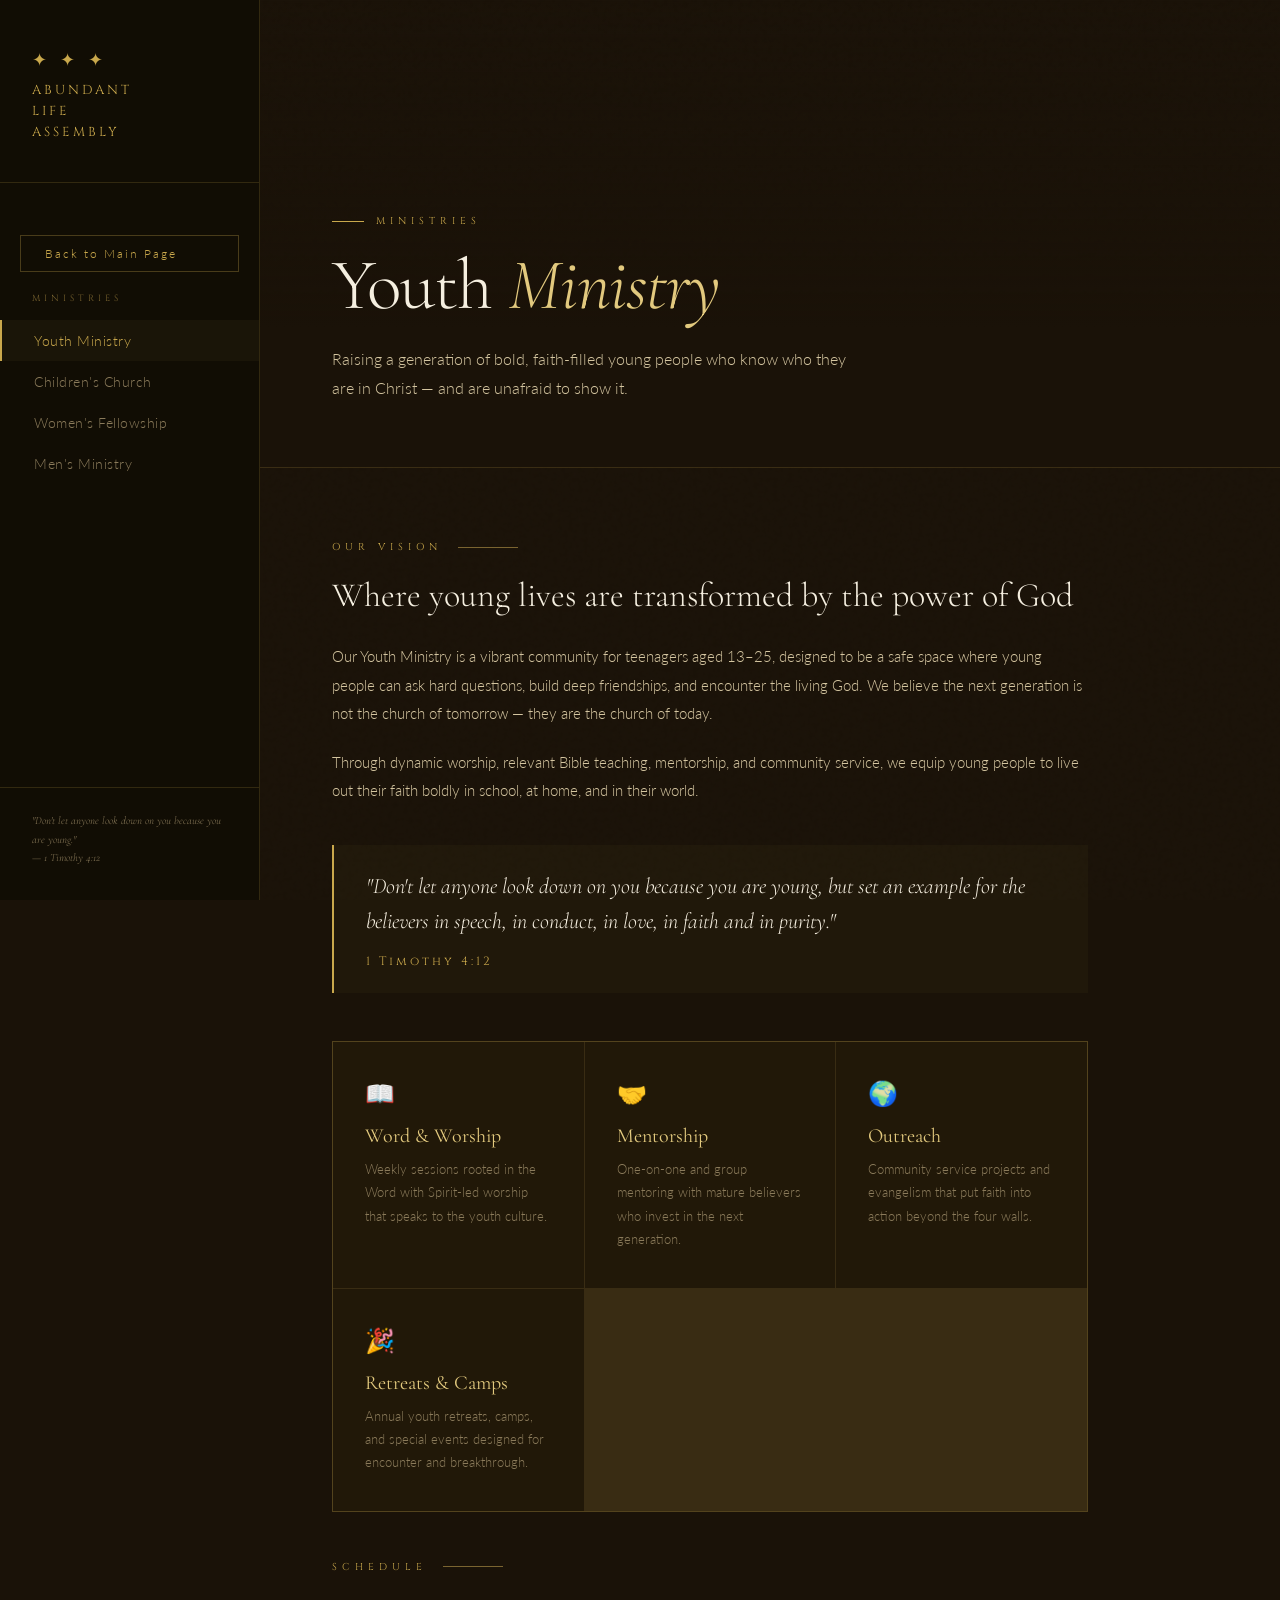
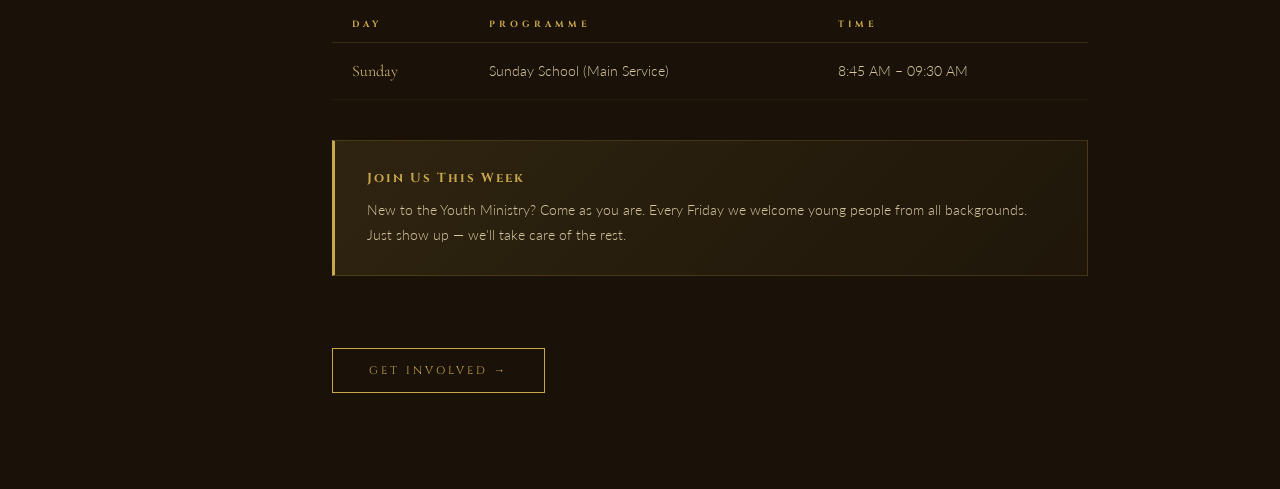
<file: HTML/youth.html>
<!DOCTYPE html>
<html lang="en">
<head>
<meta charset="UTF-8">
<meta name="viewport" content="width=device-width, initial-scale=1.0">
<title>Youth Ministry – Abundant Life Assembly</title>
<link rel="stylesheet" href="../css/styles.css">
</head>
<body>
<nav>
  <div class="nav-logo">
    <span class="cross">✦ ✦ ✦</span>
    <h2>Abundant<br>Life<br>Assembly</h2>
  </div>
      <a href="../index.html#youth" class="back-btn">Back to Main Page</a>
  <div class="nav-section-label">Ministries</div>
  <a href="youth.html" class="active">Youth Ministry</a>
  <a href="children.html">Children's Church</a>
  <a href="women.html">Women's Fellowship</a>
  <a href="men.html">Men's Ministry</a>
  <div class="nav-bottom">
    <p>"Don't let anyone look down on you because you are young."<br>— 1 Timothy 4:12</p>
  </div>
</nav>

<main>
  <div class="hero">
    <div class="hero-bg" style="background-image: url('https://images.unsplash.com/photo-1529156069898-49953e39b3ac?w=1400');"></div>
    <div class="hero-gradient"></div>
    <div class="hero-content">
      <div class="hero-tag">Ministries</div>
      <h1>Youth <em>Ministry</em></h1>
      <p>Raising a generation of bold, faith-filled young people who know who they are in Christ — and are unafraid to show it.</p>
    </div>
  </div>

  <div class="content-body">
    <div class="section-title">Our Vision</div>
    <h2>Where young lives are transformed by the power of God</h2>
    <p>Our Youth Ministry is a vibrant community for teenagers aged 13–25, designed to be a safe space where young people can ask hard questions, build deep friendships, and encounter the living God. We believe the next generation is not the church of tomorrow — they are the church of today.</p>
    <p>Through dynamic worship, relevant Bible teaching, mentorship, and community service, we equip young people to live out their faith boldly in school, at home, and in their world.</p>

    <div class="scripture">
      <p>"Don't let anyone look down on you because you are young, but set an example for the believers in speech, in conduct, in love, in faith and in purity."</p>
      <cite>1 Timothy 4:12</cite>
    </div>

    <div class="card-grid">
      <div class="card"><span class="card-icon">📖</span><h3>Word &amp; Worship</h3><p>Weekly sessions rooted in the Word with Spirit-led worship that speaks to the youth culture.</p></div>
      <div class="card"><span class="card-icon">🤝</span><h3>Mentorship</h3><p>One-on-one and group mentoring with mature believers who invest in the next generation.</p></div>
      <div class="card"><span class="card-icon">🌍</span><h3>Outreach</h3><p>Community service projects and evangelism that put faith into action beyond the four walls.</p></div>
      <div class="card"><span class="card-icon">🎉</span><h3>Retreats &amp; Camps</h3><p>Annual youth retreats, camps, and special events designed for encounter and breakthrough.</p></div>
    </div>

    <div class="section-title">Schedule</div>
    <table class="schedule">
      <tr><th>Day</th><th>Programme</th><th>Time</th></tr>
      <tr><td>Sunday</td><td>Sunday School (Main Service)</td><td>8:45 AM – 09:30 AM</td></tr>
    </table>

    <div class="highlight-strip">
      <h3>Join Us This Week</h3>
      <p>New to the Youth Ministry? Come as you are. Every Friday we welcome young people from all backgrounds. Just show up — we'll take care of the rest.</p>
    </div>

    <a href="#" class="cta-btn">Get Involved →</a>
  </div>
</main>
</body>
</html>
</file>
<file: css/styles.css>
@import url('https://fonts.googleapis.com/css2?family=Cormorant+Garamond:ital,wght@0,300;0,400;0,600;1,300;1,400&family=Cinzel:wght@400;600&family=Lato:wght@300;400&display=swap');

:root {
  --bg: #1a1208;
  --bg2: #211808;
  --gold: #c9a84c;
  --gold-light: #e2c97e;
  --gold-dim: #7a6430;
  --text: #d4c5a0;
  --text-dim: #8a7a5a;
  --white: #f5efe0;
  --border: rgba(201,168,76,0.18);
}

* { margin: 0; padding: 0; box-sizing: border-box; }

body {
  background: var(--bg);
  color: var(--text);
  font-family: 'Lato', sans-serif;
  font-weight: 300;
  min-height: 100vh;
  overflow-x: hidden;
  display: flex;
}

body::before {
  content: '';
  position: fixed;
  inset: 0;
  background-image: url("data:image/svg+xml,%3Csvg viewBox='0 0 200 200' xmlns='http://www.w3.org/2000/svg'%3E%3Cfilter id='n'%3E%3CfeTurbulence type='fractalNoise' baseFrequency='0.9' numOctaves='4' stitchTiles='stitch'/%3E%3C/filter%3E%3Crect width='100%25' height='100%25' filter='url(%23n)' opacity='0.04'/%3E%3C/svg%3E");
  pointer-events: none;
  z-index: 0;
  opacity: 0.4;
}

/* ── SIDEBAR ── */
nav {
  position: fixed;
  top: 0; left: 0;
  width: 260px;
  height: 100vh;
  background: #110d04;
  border-right: 1px solid var(--border);
  display: flex;
  flex-direction: column;
  padding: 48px 0 32px;
  z-index: 100;
  overflow-y: auto;
}

.nav-logo {
  padding: 0 32px 40px;
  border-bottom: 1px solid var(--border);
  margin-bottom: 32px;
}
a.back-btn {
  display: inline-block;
  padding: 10px 24px;
  border: 1px solid rgba(201,168,76,0.3);
  color: #c9a84c;
  font-size: 12px;
  letter-spacing: 2px;
  text-decoration: none;
  margin: 20px;
}
a.back-btn:hover { background: #c9a84c; color: #1a1208; }

@media (max-width: 768px) {
  a.back-btn {
    display: block;
    text-align: center;
    margin: 12px 16px;
    padding: 12px;
    font-size: 11px;
  }
}

.main-page {
  padding: 0 8px 8px;
  border-bottom: 1px solid var(--border);
  margin-bottom: 32px;
}
.nav-logo .cross {
  font-size: 18px;
  color: var(--gold);
  margin-bottom: 10px;
  display: block;
  letter-spacing: 4px;
}

.nav-logo h2 {
  font-family: 'Cinzel', serif;
  font-size: 13px;
  color: var(--gold);
  letter-spacing: 3px;
  text-transform: uppercase;
  line-height: 1.6;
  font-weight: 400;
}

.nav-section-label {
  font-family: 'Cinzel', serif;
  font-size: 9px;
  letter-spacing: 4px;
  color: var(--gold-dim);
  padding: 0 32px 16px;
  text-transform: uppercase;
}

nav a {
  display: block;
  padding: 12px 32px;
  color: var(--text-dim);
  text-decoration: none;
  font-family: 'Lato', sans-serif;
  font-weight: 300;
  font-size: 14px;
  letter-spacing: 0.5px;
  transition: color 0.3s, padding-left 0.3s, background 0.3s;
  border-left: 2px solid transparent;
}

nav a:hover { color: var(--gold-light); padding-left: 40px; border-left-color: var(--gold); background: rgba(201,168,76,0.05); }
nav a.active { color: var(--gold); border-left-color: var(--gold); background: rgba(201,168,76,0.05); }

.nav-home {
  padding: 0 32px 20px;
  margin-bottom: 8px;
}

.nav-home a {
  display: inline-flex;
  align-items: center;
  gap: 8px;
  font-family: 'Cinzel', serif;
  font-size: 10px;
  letter-spacing: 2px;
  color: var(--text-dim);
  text-decoration: none;
  text-transform: uppercase;
  padding: 0;
  border: none;
  transition: color 0.3s;
}

.nav-home a:hover { color: var(--gold); padding-left: 0; border: none; background: none; }

.nav-bottom {
  margin-top: auto;
  padding: 24px 32px 0;
  border-top: 1px solid var(--border);
}

.nav-bottom p {
  font-size: 11px;
  color: var(--text-dim);
  line-height: 1.7;
  font-style: italic;
  font-family: 'Cormorant Garamond', serif;
}

/* ── MAIN ── */
main {
  margin-left: 260px;
  flex: 1;
  position: relative;
  z-index: 1;
  animation: fadeIn 0.6s ease;
}

@keyframes fadeIn {
  from { opacity: 0; transform: translateY(12px); }
  to   { opacity: 1; transform: translateY(0); }
}

/* ── HERO ── */
.hero {
  min-height: 52vh;
  display: flex;
  align-items: flex-end;
  padding: 64px 72px;
  position: relative;
  overflow: hidden;
  border-bottom: 1px solid var(--border);
}

.hero-bg {
  position: absolute;
  inset: 0;
  background-size: cover;
  background-position: center;
  opacity: 0.18;
  filter: sepia(80%);
}

.hero-gradient {
  position: absolute;
  inset: 0;
  background: linear-gradient(to top, var(--bg) 30%, transparent 100%);
}

.hero-content { position: relative; z-index: 2; max-width: 680px; }

.hero-tag {
  font-family: 'Cinzel', serif;
  font-size: 10px;
  letter-spacing: 5px;
  color: var(--gold);
  text-transform: uppercase;
  margin-bottom: 18px;
  display: flex;
  align-items: center;
  gap: 12px;
}

.hero-tag::before { content: ''; width: 32px; height: 1px; background: var(--gold); display: block; }

.hero h1 {
  font-family: 'Cormorant Garamond', serif;
  font-size: clamp(42px, 6vw, 72px);
  font-weight: 300;
  color: var(--white);
  line-height: 1.1;
  margin-bottom: 20px;
  letter-spacing: -1px;
}

.hero h1 em { font-style: italic; color: var(--gold-light); }

.hero p {
  font-size: 16px;
  line-height: 1.8;
  color: var(--text);
  max-width: 520px;
  font-weight: 300;
}

/* ── CONTENT ── */
.content-body {
  padding: 72px 72px 96px;
  max-width: 900px;
}

.section-title {
  font-family: 'Cinzel', serif;
  font-size: 10px;
  letter-spacing: 5px;
  color: var(--gold);
  text-transform: uppercase;
  margin-bottom: 20px;
  display: flex;
  align-items: center;
  gap: 16px;
}

.section-title::after { content: ''; flex: 1; max-width: 60px; height: 1px; background: var(--gold-dim); }

.content-body h2 {
  font-family: 'Cormorant Garamond', serif;
  font-size: 34px;
  font-weight: 300;
  color: var(--white);
  margin-bottom: 24px;
  line-height: 1.3;
}

.content-body p {
  font-size: 15px;
  line-height: 1.9;
  color: var(--text);
  margin-bottom: 20px;
  font-weight: 300;
}

/* ── CARDS ── */
.card-grid {
  display: grid;
  grid-template-columns: repeat(auto-fit, minmax(220px, 1fr));
  gap: 1px;
  background: var(--border);
  border: 1px solid var(--border);
  margin: 48px 0;
}

.card { background: var(--bg2); padding: 36px 32px; transition: background 0.3s; }
.card:hover { background: #2a1f08; }
.card-icon { font-size: 24px; margin-bottom: 16px; display: block; }
.card h3 { font-family: 'Cormorant Garamond', serif; font-size: 20px; font-weight: 400; color: var(--gold-light); margin-bottom: 10px; }
.card p { font-size: 13px; line-height: 1.8; color: var(--text-dim); margin: 0; }

/* ── SCRIPTURE ── */
.scripture {
  border-left: 2px solid var(--gold);
  padding: 24px 32px;
  margin: 40px 0;
  background: rgba(201,168,76,0.04);
}

.scripture p {
  font-family: 'Cormorant Garamond', serif;
  font-size: 22px;
  font-style: italic;
  color: var(--white);
  line-height: 1.6;
  margin-bottom: 10px;
}

.scripture cite {
  font-size: 12px;
  letter-spacing: 3px;
  color: var(--gold);
  font-family: 'Cinzel', serif;
  font-style: normal;
}

/* ── SCHEDULE ── */
.schedule { width: 100%; border-collapse: collapse; margin: 32px 0; font-size: 14px; }
.schedule th { font-family: 'Cinzel', serif; font-size: 9px; letter-spacing: 4px; color: var(--gold); text-align: left; padding: 12px 20px; border-bottom: 1px solid var(--border); text-transform: uppercase; }
.schedule td { padding: 16px 20px; border-bottom: 1px solid rgba(201,168,76,0.07); color: var(--text); line-height: 1.5; }
.schedule tr:hover td { background: rgba(201,168,76,0.04); color: var(--white); }
.schedule td:first-child { color: var(--gold-light); font-family: 'Cormorant Garamond', serif; font-size: 16px; }

/* ── CTA ── */
.cta-btn {
  display: inline-block;
  margin-top: 32px;
  padding: 14px 36px;
  border: 1px solid var(--gold);
  color: var(--gold);
  font-family: 'Cinzel', serif;
  font-size: 11px;
  letter-spacing: 3px;
  text-transform: uppercase;
  text-decoration: none;
  transition: background 0.3s, color 0.3s;
  cursor: pointer;
  background: transparent;
}

.cta-btn:hover { background: var(--gold); color: var(--bg); }

/* ── LEADER CARD ── */
.leader-card {
  display: flex;
  gap: 24px;
  align-items: center;
  background: var(--bg2);
  border: 1px solid var(--border);
  padding: 28px;
  margin: 32px 0;
}

.leader-icon {
  width: 56px;
  height: 56px;
  border: 1px solid var(--gold-dim);
  border-radius: 50%;
  display: flex;
  align-items: center;
  justify-content: center;
  font-size: 22px;
  flex-shrink: 0;
}

.leader-card h4 { font-family: 'Cormorant Garamond', serif; font-size: 20px; color: var(--white); font-weight: 400; margin-bottom: 4px; }
.leader-card p { font-size: 13px; color: var(--text-dim); margin: 0; }

/* ── HIGHLIGHT ── */
.highlight-strip {
  background: linear-gradient(135deg, rgba(201,168,76,0.12) 0%, rgba(201,168,76,0.03) 100%);
  border: 1px solid var(--border);
  border-left: 3px solid var(--gold);
  padding: 28px 32px;
  margin: 40px 0;
}

.highlight-strip h3 { font-family: 'Cinzel', serif; font-size: 13px; color: var(--gold); letter-spacing: 2px; margin-bottom: 10px; }
.highlight-strip p { font-size: 14px; color: var(--text); margin: 0; line-height: 1.8; }

/* ── MOBILE ── */
@media (max-width: 768px) {
  body { flex-direction: column; }
  nav { position: relative; width: 100%; height: auto; padding: 24px 0 16px; }
  main { margin-left: 0; }
  .hero { padding: 40px 24px; min-height: 40vh; }
  .content-body { padding: 40px 24px 64px; }
  nav a { padding: 10px 24px; }
  .nav-logo { padding: 0 24px 24px; }
  .nav-section-label { padding: 0 24px 12px; }
}
</file>
